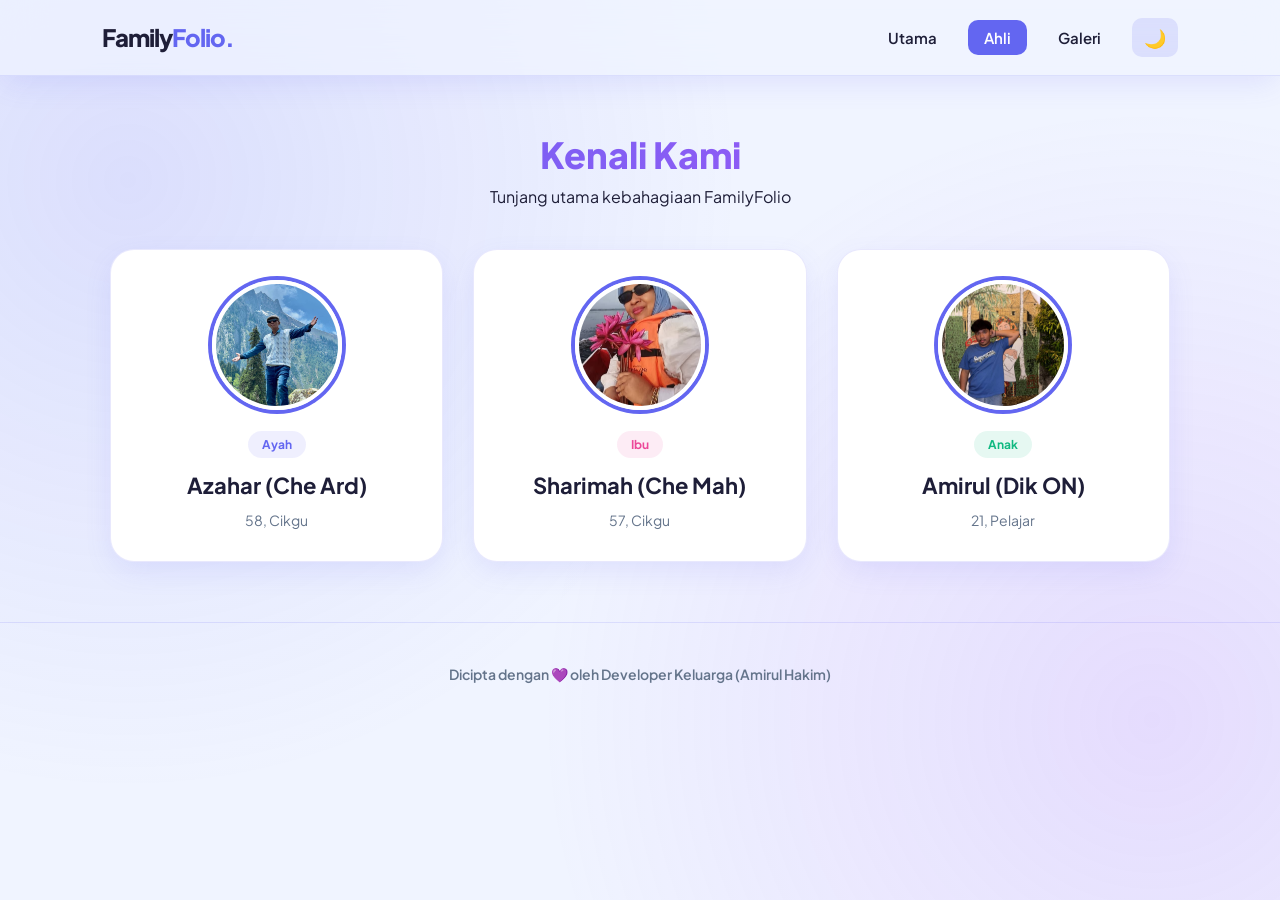
<file: ahli.html>
<!DOCTYPE html>
<html lang="ms">
<head>
    <meta charset="UTF-8">
    <meta name="viewport" content="width=device-width, initial-scale=1.0">
    <title>Ahli Keluarga | Modern Design</title>
    <link rel="stylesheet" href="CSS/style.css">
    <link href="https://fonts.googleapis.com/css2?family=Plus+Jakarta+Sans:wght@400;600;800&display=swap" rel="stylesheet">
</head>
<body>

    <nav class="glass-nav">
        <div class="logo">Family<span>Folio.</span></div>
        <ul class="nav-links">
            <li><a href="index.html">Utama</a></li>
            <li><a href="ahli.html" class="active">Ahli</a></li>
            <li><a href="galeri.html">Galeri</a></li>
            <li><button id="theme-toggle" class="btn-theme">🌙</button></li>
        </ul>
    </nav>

    <div class="container" style="padding-top: 50px;">
        <div class="header-center animasi-masuk">
            <h2 class="text-gradient">Kenali Kami</h2>
            <p>Tunjang utama kebahagiaan FamilyFolio</p>
        </div>

        <div class="grid-keluarga">
            <div class="kad-premium pantau-scroll">
                <div class="img-container">
                    <img src="ayah.jpg" alt="Ayah">
                </div>
                <div class="kad-content">
                    <span class="tag">Ayah</span>
                    <h3>Azahar (Che Ard)</h3>
                    <p>58, Cikgu</p>
                </div>
            </div>

            <div class="kad-premium pantau-scroll">
                <div class="img-container">
                    <img src="ibu.jpg" alt="Ibu">
                </div>
                <div class="kad-content">
                    <span class="tag pink">Ibu</span>
                    <h3>Sharimah (Che Mah)</h3>
                    <p>57, Cikgu</p>
                </div>
            </div>

            <div class="kad-premium pantau-scroll">
                <div class="img-container">
                    <img src="saya.jpg" alt="Saya">
                </div>
                <div class="kad-content">
                    <span class="tag green">Anak</span>
                    <h3>Amirul (Dik ON)</h3>
                    <p>21, Pelajar</p>
                </div>
            </div>
        </div>
    </div>

    <footer>
        <p>Dicipta dengan 💜 oleh Developer Keluarga (Amirul Hakim)</p>
    </footer>

    <script src="JS/script.js"></script>
</body>
</html>
</file>
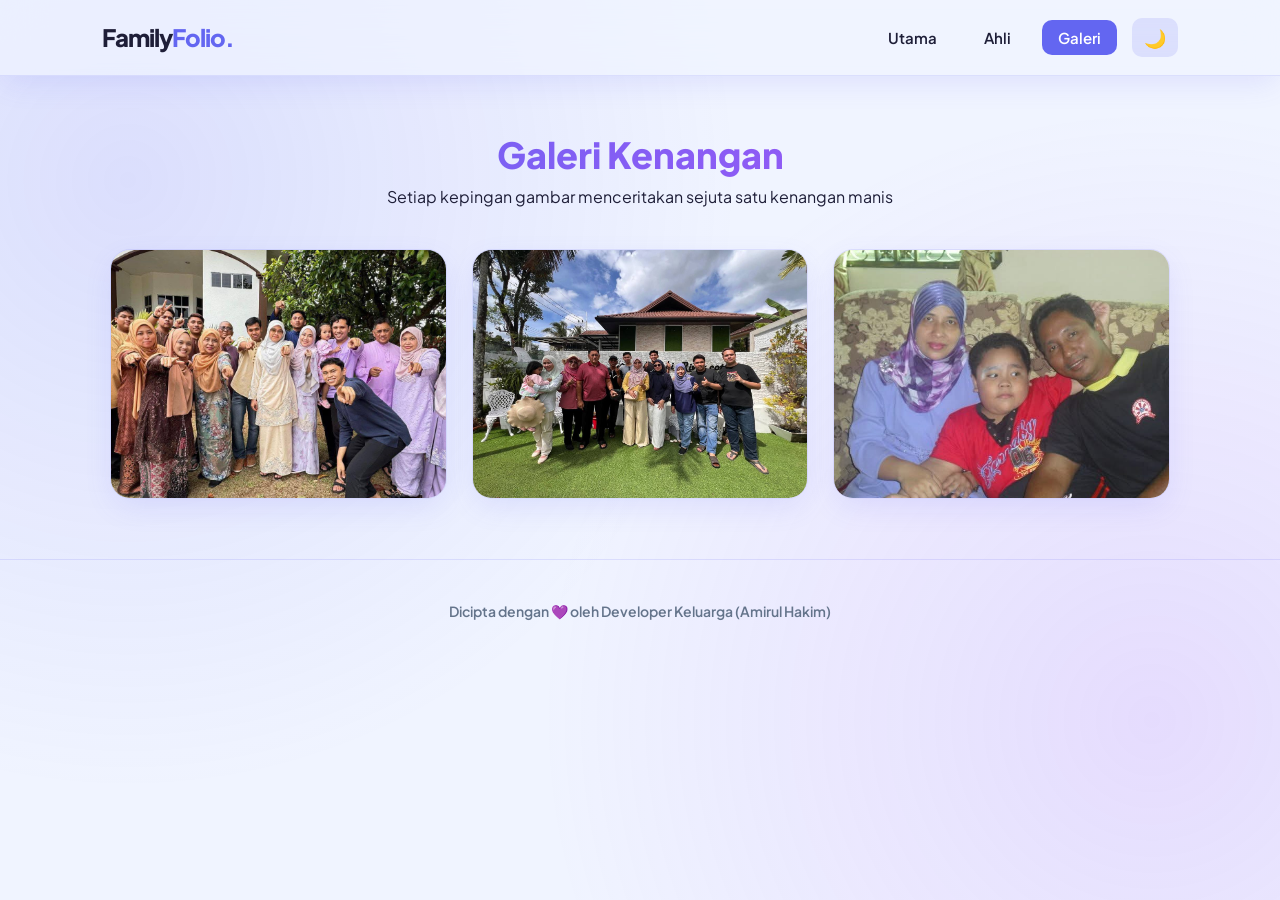
<file: galeri.html>
<!DOCTYPE html>
<html lang="ms">
<head>
    <meta charset="UTF-8">
    <meta name="viewport" content="width=device-width, initial-scale=1.0">
    <title>FamilyFolio | Galeri</title>
    <link rel="stylesheet" href="CSS/style.css">
    <link href="https://fonts.googleapis.com/css2?family=Plus+Jakarta+Sans:wght@400;600;800&display=swap" rel="stylesheet">
</head>
<body>

    <nav class="glass-nav">
        <div class="logo">Family<span>Folio.</span></div>
        <ul class="nav-links">
            <li><a href="index.html">Utama</a></li>
            <li><a href="ahli.html">Ahli</a></li>
            <li><a href="galeri.html" class="active">Galeri</a></li>
            <li><button id="theme-toggle" class="btn-theme">🌙</button></li>
        </ul>
    </nav>

    <div class="container" style="padding-top: 50px;">
        <div class="header-center animasi-masuk">
            <h2 class="text-gradient">Galeri Kenangan</h2>
            <p>Setiap kepingan gambar menceritakan sejuta satu kenangan manis</p>
        </div>

        <div class="grid-galeri">
            <div class="kad-galeri pantau-scroll">
                <img src="raya.jpg" alt="Hari Raya">
                <div class="overlay"><span>Sambutan Hari Raya</span></div>
            </div>
            <div class="kad-galeri pantau-scroll">
                <img src="bercuti.jpg" alt="Bercuti">
                <div class="overlay"><span>Percutian Keluarga</span></div>
            </div>
            <div class="kad-galeri pantau-scroll">
                <img src="bertiga.jpg" alt="Kami Bertiga">
                <div class="overlay"><span>Gambar Tiga Bersama</span></div>
            </div>
        </div>
    </div>

    <footer>
        <p>Dicipta dengan 💜 oleh Developer Keluarga (Amirul Hakim)</p>
    </footer>

    <script src="JS/script.js"></script>
</body>
</html>
</file>
<file: CSS/style.css>
/* --- KONFIGURASI WARNA PREMIUM & BERWARNA --- */
:root {
    --primary: #6366f1;       /* Indigo */
    --primary-dark: #4338ca;
    --accent: #a855f7;        /* Neon Purple */
    --bg-light: #f0f4ff;      /* Latar Belakang Biru Digital Lembut (Bukan Putih Kosong) */
    --bg-card: #ffffff;       /* Kad Putih Bersih supaya Kontras dengan Background */
    --text-dark: #1e1e38;      /* Teks Biru Gelap Pekat */
    --text-muted: #64748b;
    --glass: rgba(240, 244, 255, 0.7);
    --border: rgba(99, 102, 241, 0.15);
    --shadow: 0 10px 30px -5px rgba(99, 102, 241, 0.15);
}

/* Tema Gelap Premium (Midnight Cyan/Blue) */
body.dark-theme {
    --bg-light: #0b0f19;      /* Warna Angkasa Gelap */
    --bg-card: #161b2b;       /* Kad Biru Gelap */
    --text-dark: #f8fafc;     /* Teks Cerah */
    --text-muted: #94a3b8;
    --glass: rgba(22, 27, 43, 0.7);
    --border: rgba(255, 255, 255, 0.08);
    --shadow: 0 20px 40px -10px rgba(0, 0, 0, 0.6);
}

* {
    margin: 0;
    padding: 0;
    box-sizing: border-box;
    font-family: 'Plus Jakarta Sans', sans-serif;
}

body {
    background-color: var(--bg-light);
    color: var(--text-dark);
    line-height: 1.6;
    transition: background-color 0.4s, color 0.4s;
    overflow-x: hidden;
}

/* --- DETAILED BACKGROUND GLOW (EFEK WARNA BERLAPIS) --- */
body::before {
    content: "";
    position: fixed;
    top: 0; left: 0; width: 100%; height: 100%;
    background: radial-gradient(circle at 10% 20%, rgba(99, 102, 241, 0.15) 0%, transparent 45%),
                radial-gradient(circle at 90% 80%, rgba(168, 85, 247, 0.15) 0%, transparent 45%);
    z-index: -1;
}

.container {
    max-width: 1100px;
    margin: 0 auto;
    padding: 0 20px;
}

/* --- NAVBAR GLASSMORPHISM --- */
.glass-nav {
    display: flex;
    justify-content: space-between;
    align-items: center;
    padding: 18px 8%;
    background: var(--glass);
    backdrop-filter: blur(20px);
    -webkit-backdrop-filter: blur(20px);
    border-bottom: 1px solid var(--border);
    position: sticky;
    top: 0;
    z-index: 1000;
    box-shadow: var(--shadow);
}

.logo {
    font-size: 24px;
    font-weight: 800;
    letter-spacing: -1px;
}

.logo span {
    color: var(--primary);
}

.nav-links {
    list-style: none;
    display: flex;
    gap: 15px;
    align-items: center;
}

.nav-links a {
    text-decoration: none;
    color: var(--text-dark);
    font-weight: 600;
    font-size: 15px;
    padding: 8px 16px;
    border-radius: 10px;
    transition: all 0.2s ease;
}

.nav-links a:hover, .nav-links a.active {
    color: white;
    background-color: var(--primary);
}

.btn-theme {
    background: var(--border);
    border: none;
    font-size: 18px;
    padding: 8px 12px;
    border-radius: 10px;
    cursor: pointer;
    transition: 0.2s;
}

.btn-theme:hover {
    transform: scale(1.1);
}

/* --- HERO SECTION --- */
.hero {
    text-align: center;
    padding: 90px 20px 60px 20px;
    max-width: 850px;
    margin: 0 auto;
}

.badge {
    display: inline-block;
    background: linear-gradient(135deg, rgba(99, 102, 241, 0.15), rgba(168, 85, 247, 0.15));
    color: var(--primary);
    border: 1px solid var(--border);
    padding: 6px 16px;
    border-radius: 30px;
    font-size: 13px;
    font-weight: 700;
    margin-bottom: 25px;
}

.hero h1 {
    font-size: 52px;
    font-weight: 800;
    letter-spacing: -2px;
    line-height: 1.15;
    margin-bottom: 20px;
}

.text-gradient {
    background: linear-gradient(to right, var(--primary), var(--accent));
    -webkit-background-clip: text;
    -webkit-text-fill-color: transparent;
}

.hero p {
    color: var(--text-muted);
    font-size: 18px;
    margin-bottom: 35px;
}

.hero-btns {
    display: flex;
    gap: 15px;
    justify-content: center;
}

.btn-primary {
    text-decoration: none;
    background: var(--primary);
    color: white;
    padding: 14px 32px;
    border-radius: 12px;
    font-weight: 600;
    box-shadow: 0 10px 20px -5px rgba(99, 102, 241, 0.4);
    transition: 0.2s;
}

.btn-primary:hover {
    background: var(--primary-dark);
    transform: translateY(-2px);
}

.btn-secondary {
    text-decoration: none;
    background: transparent;
    color: var(--text-dark);
    border: 1px solid var(--border);
    padding: 14px 32px;
    border-radius: 12px;
    font-weight: 600;
    transition: 0.2s;
}

.btn-secondary:hover {
    background: rgba(99, 102, 241, 0.05);
}

/* --- KOTAK VIDEO KEMAS & SINEMATIK --- */
.video-section {
    margin-bottom: 60px;
}

.video-card {
    background: var(--bg-card);
    border: 1px solid var(--border);
    border-radius: 24px;
    padding: 12px;
    box-shadow: var(--shadow);
    overflow: hidden;
    
    max-width: 650px;       /* Mengecilkan saiz video supaya nampak kemas */
    margin: 0 auto;         /* Duduk tepat di tengah-tengah skrin */
    aspect-ratio: 16 / 9;   /* Memaksa standard saiz skrin lebar */
    display: flex;
    align-items: center;
    justify-content: center;
}

.video-card video {
    width: 100%;
    height: 100%;
    object-fit: cover;     /* Memotong ruang hitam tidak kemas di tepi */
    border-radius: 14px;   /* Lekukan kemas mengikut bucu kotak */
}

/* --- GRID & CARD AHLI KELUARGA --- */
.header-center {
    text-align: center;
    margin-bottom: 40px;
}

.header-center h2 {
    font-size: 36px;
    font-weight: 800;
}

.grid-keluarga {
    display: grid;
    grid-template-columns: repeat(auto-fit, minmax(300px, 1fr));
    gap: 30px;
    margin-bottom: 60px;
}

.kad-premium {
    background: var(--bg-card);
    border: 1px solid var(--border);
    border-radius: 24px;
    padding: 30px;
    text-align: center;
    box-shadow: var(--shadow);
    transition: transform 0.3s ease, box-shadow 0.3s ease;
}

.kad-premium:hover {
    transform: translateY(-10px);
    box-shadow: 0 30px 50px -10px rgba(99, 102, 241, 0.25);
}

.img-container {
    width: 130px;
    height: 130px;
    margin: 0 auto 20px auto;
    border-radius: 50%;
    overflow: hidden;
    border: 4px solid var(--bg-card);
    box-shadow: 0 0 0 4px var(--primary);
}

.img-container img {
    width: 100%;
    height: 100%;
    object-fit: cover;
}

.tag {
    display: inline-block;
    background: rgba(99, 102, 241, 0.1);
    color: var(--primary);
    padding: 4px 14px;
    border-radius: 30px;
    font-size: 12px;
    font-weight: 700;
    margin-bottom: 10px;
}

.tag.pink {
    background: rgba(236, 72, 153, 0.1);
    color: #ec4899;
}

.tag.green {
    background: rgba(16, 185, 129, 0.1);
    color: #10b981;
}

.kad-content h3 {
    font-size: 22px;
    font-weight: 700;
    margin-bottom: 5px;
}

.kad-content p {
    color: var(--text-muted);
    font-size: 14px;
}

/* --- INSTANT GALERI DESIGN --- */
.grid-galeri {
    display: grid;
    grid-template-columns: repeat(auto-fit, minmax(300px, 1fr));
    gap: 25px;
    margin-bottom: 60px;
}

.kad-galeri {
    position: relative;
    border-radius: 20px;
    overflow: hidden;
    height: 250px;
    box-shadow: var(--shadow);
    border: 1px solid var(--border);
}

.kad-galeri img {
    width: 100%;
    height: 100%;
    object-fit: cover;
    transition: transform 0.5s ease;
}

.overlay {
    position: absolute;
    top: 0; left: 0; width: 100%; height: 100%;
    background: linear-gradient(to top, rgba(11, 15, 25, 0.9), transparent);
    display: flex;
    align-items: flex-end;
    padding: 25px;
    opacity: 0;
    transition: opacity 0.3s ease;
}

.overlay span {
    color: white;
    font-weight: 700;
    font-size: 16px;
    transform: translateY(15px);
    transition: transform 0.3s ease;
}

.kad-galeri:hover img {
    transform: scale(1.08);
}

.kad-galeri:hover .overlay {
    opacity: 1;
}

.kad-galeri:hover .overlay span {
    transform: translateY(0);
}

/* --- FOOTER --- */
footer {
    text-align: center;
    padding: 40px;
    border-top: 1px solid var(--border);
    color: var(--text-muted);
    font-size: 14px;
    font-weight: 600;
}

/* --- ANIMASI ENGINE --- */
@keyframes fadeInUp {
    from {
        opacity: 0;
        transform: translateY(30px);
    }
    to {
        opacity: 1;
        transform: translateY(0);
    }
}

.animasi-masuk {
    animation: fadeInUp 0.8s cubic-bezier(0.16, 1, 0.3, 1) forwards;
}

.pantau-scroll {
    opacity: 0;
    transform: translateY(40px);
    transition: opacity 0.8s cubic-bezier(0.16, 1, 0.3, 1), transform 0.8s cubic-bezier(0.16, 1, 0.3, 1);
}

.pantau-scroll.tunjuk {
    opacity: 1;
    transform: translateY(0);
}

/* --- KOD TAMBAHAN BARU: ANIMASI KURSOR MENAIP --- */
#typing-text::after {
    content: '|';
    color: var(--accent);
    animation: kursorKlip 0.7s infinite;
    margin-left: 5px;
}

@keyframes kursorKlip {
    0%, 100% { opacity: 1; }
    50% { opacity: 0; }
}
</file>
